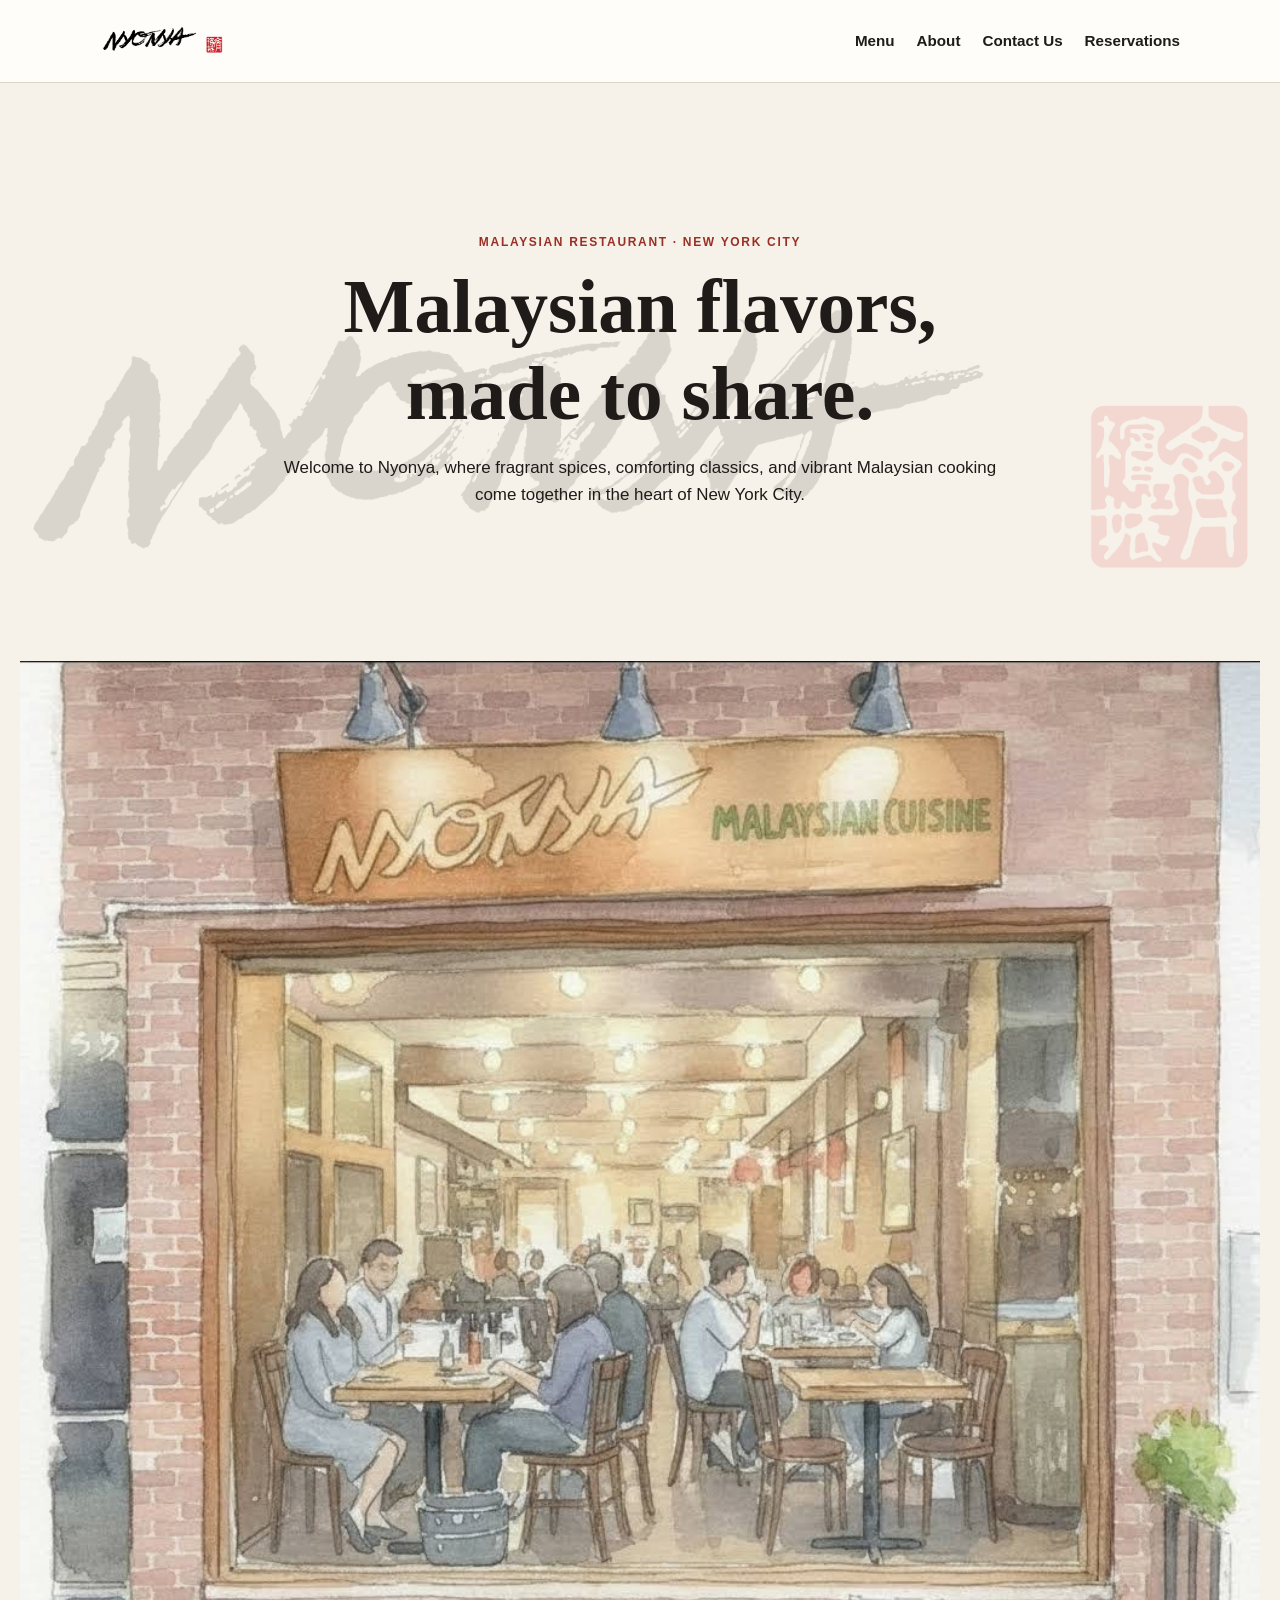
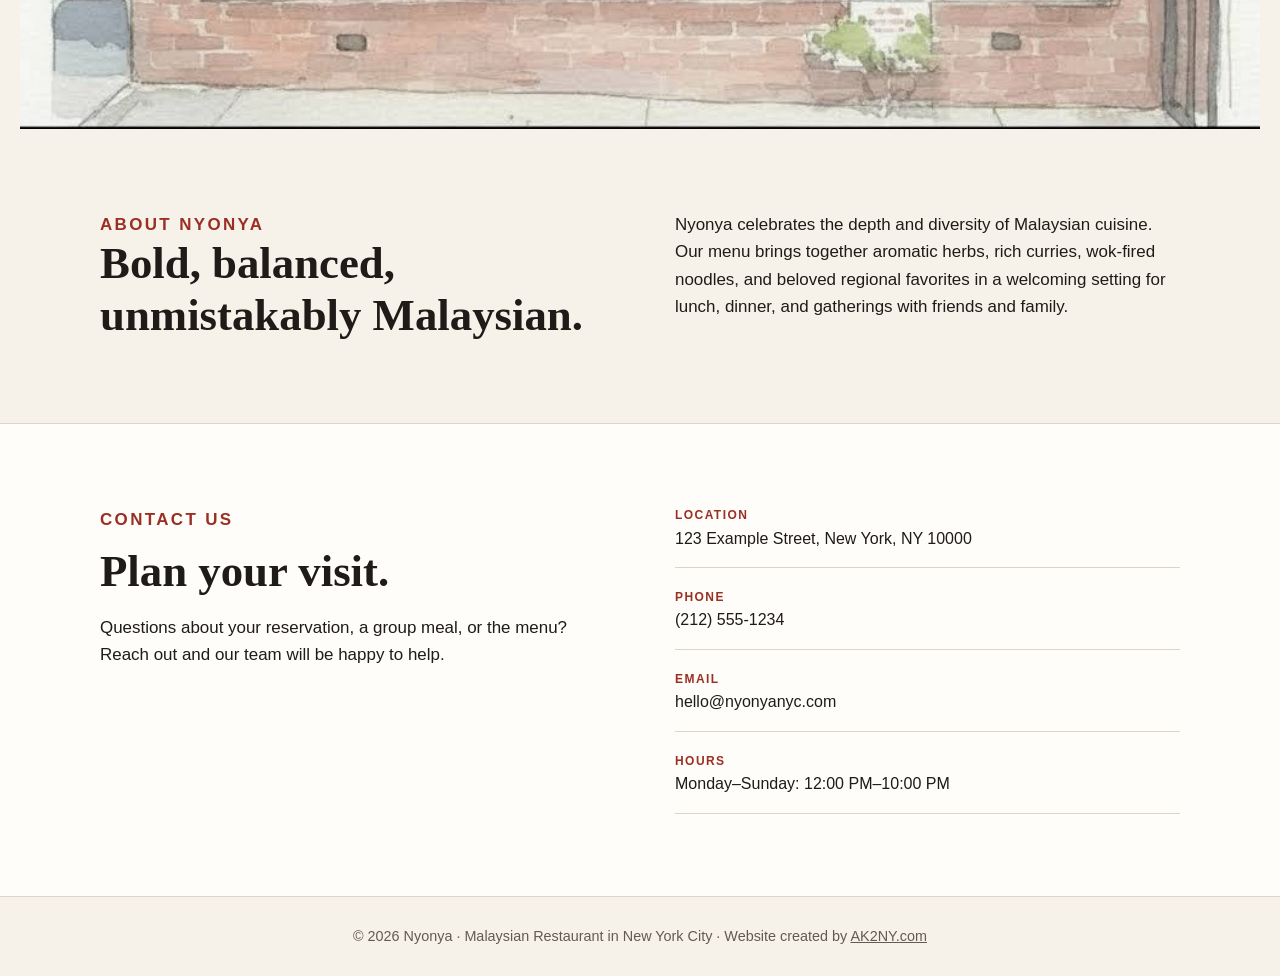
<file: Webpage/index.html>
<!DOCTYPE html>
<html lang="en">
<head>
  <meta charset="UTF-8" />
  <meta name="viewport" content="width=device-width, initial-scale=1.0" />
  <meta
    name="description"
    content="Nyonya brings vibrant Malaysian flavors to New York City."
  />
  <title>Nyonya | Malaysian Restaurant in NYC</title>
  <link rel="stylesheet" href="style.css" />
</head>

<body>
  <header>
    <div class="wrap nav">
      <a class="logo" href="#top" aria-label="Nyonya home">
        <img src="../Assets/Nyonya Logo Alpha.png" alt="" />
      </a>

      <nav aria-label="Main navigation">
        <a href="menu.html">Menu</a>
        <a href="#about">About</a>
        <a href="#contact">Contact Us</a>
        <a href="#reservations">Reservations</a>
      </nav>
    </div>
  </header>

  <main id="top">
    <section class="wrap intro">
      <p class="eyebrow">Malaysian Restaurant · New York City</p>
      <h1>Malaysian flavors, made to share.</h1>
      <p>
        Welcome to Nyonya, where fragrant spices, comforting classics, and vibrant
        Malaysian cooking come together in the heart of New York City.
      </p>
    </section>

    <div class="hero-image">
      <img
        src="../Assets/Nyonya Waterpaint.jpg"
        alt="Watercolor artwork representing Nyonya Malaysian cuisine"
      />
    </div>

    <section id="about" class="wrap about">
      <div>
        <p class="eyebrow">About Nyonya</p>
        <h2>Bold, balanced, unmistakably Malaysian.</h2>
      </div>

      <p>
        Nyonya celebrates the depth and diversity of Malaysian cuisine. Our menu
        brings together aromatic herbs, rich curries, wok-fired noodles, and beloved
        regional favorites in a welcoming setting for lunch, dinner, and gatherings
        with friends and family.
      </p>
    </section>

    <section id="contact" class="contact">
      <div class="wrap contact-grid">
        <div class="contact-copy">
          <p class="eyebrow">Contact Us</p>
          <h2>Plan your visit.</h2>
          <p>
            Questions about your reservation, a group meal, or the menu? Reach out
            and our team will be happy to help.
          </p>
        </div>

        <div class="business-info">
          <!-- Replace these placeholders before publishing. -->
          <div>
            <strong>Location</strong>
            <span>123 Example Street, New York, NY 10000</span>
          </div>

          <div>
            <strong>Phone</strong>
            <a href="tel:+12125551234">(212) 555-1234</a>
          </div>

          <div>
            <strong>Email</strong>
            <a href="mailto:hello@nyonyanyc.com">hello@nyonyanyc.com</a>
          </div>

          <div>
            <strong>Hours</strong>
            <span>Monday–Sunday: 12:00 PM–10:00 PM</span>
          </div>
        </div>
      </div>
    </section>
    
    <!-- Formspree form for reservation requests  
    <section id="reservations" class="wrap reservation">
      <div class="reservation-box">
        <p class="eyebrow">Reservations</p>
        <h2>Reserve a table.</h2>
        <p>
          Send us your reservation request and we will confirm availability as soon
          as possible.
        </p>

        
        <form
          id="contact-form"
          action="https://formspree.io/f/mlgyplvv"
          method="POST"
        >
          <input
            type="hidden"
            name="_subject"
            value="New Nyonya Reservation Request"
          />

          <input
            type="hidden"
            name="_next"
            value="thank-you.html"
          />

          <label>
            Name
            <input
              type="text"
              name="name"
              autocomplete="name"
              required
            />
          </label>

          <label>
            Email
            <input
              type="email"
              name="email"
              autocomplete="email"
              placeholder="name@example.com"
              required
            />
          </label>

          <label>
            Date
            <input
              type="date"
              name="date"
              required
            />
          </label>

          <label>
            Time
            <input
              type="time"
              name="time"
              required
            />
          </label>

          <label>
            Party Size
            <select name="party-size" required>
              <option value="" selected disabled>Select guests</option>
              <option value="1">1 guest</option>
              <option value="2">2 guests</option>
              <option value="3">3 guests</option>
              <option value="4">4 guests</option>
              <option value="5">5 guests</option>
              <option value="6+">6+ guests</option>
            </select>
          </label>

          <label>
            Phone
            <input
              type="tel"
              name="phone"
              autocomplete="tel"
              inputmode="tel"
              placeholder="Phone Number (e.g., (212) 555-1234)"
              pattern="[0-9()+ -]{7,20}"
              title="Enter a valid phone number, such as (212) 555-1234."
              required
            />
          </label>

          <label class="full">
            Notes or special requests
            <textarea
              name="notes"
              placeholder="Dietary needs, celebration details, or other requests"
            ></textarea>
          </label>

          <div class="full">
            <button type="submit">Request Reservation</button>
          </div>
        </form>
        -->
      </div>
    </section>
  </main>

  <footer>
  <div class="wrap">
    © 2026 Nyonya · Malaysian Restaurant in New York City
    <span class="footer-credit">
      · Website created by
      <a
        href="https://ak2ny.com"
        target="_blank"
        rel="noopener noreferrer"
      >
        AK2NY.com
      </a>
    </span>
  </div>
</footer>
</body>
</html>
</file>
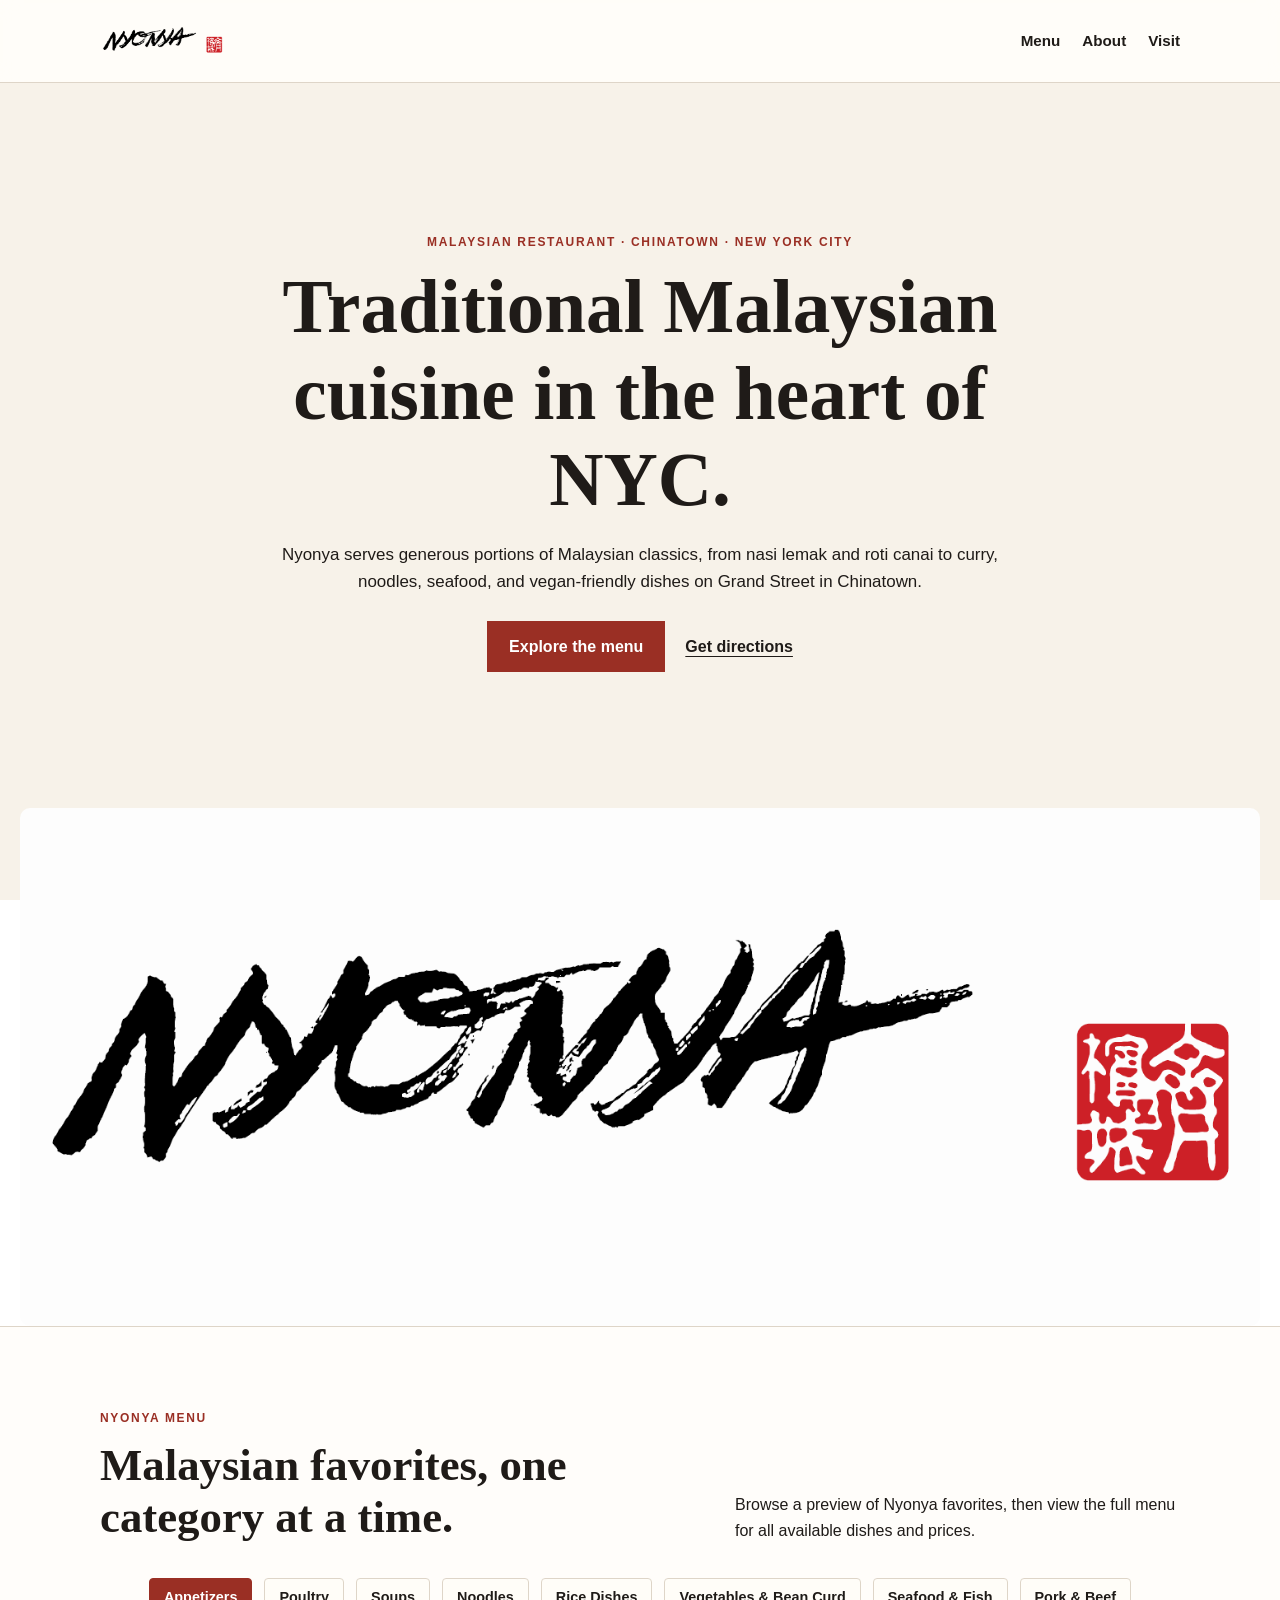
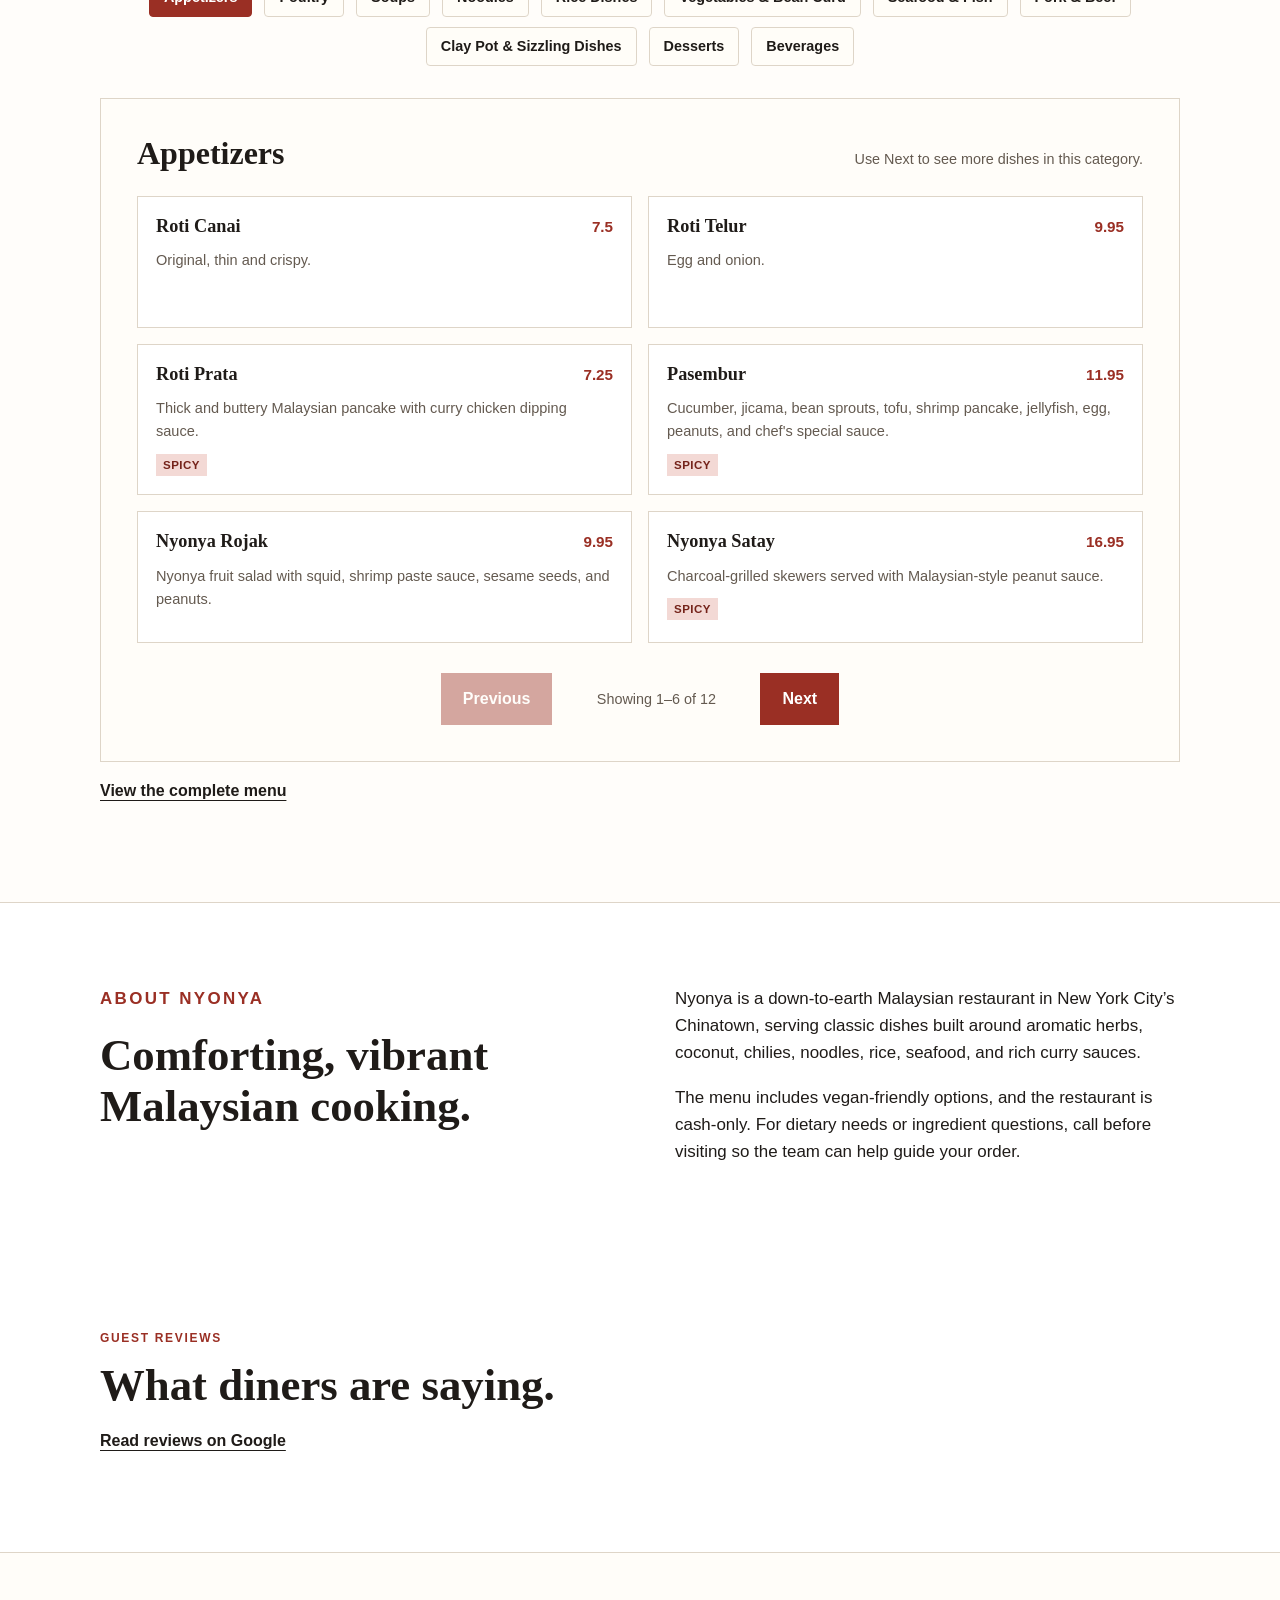
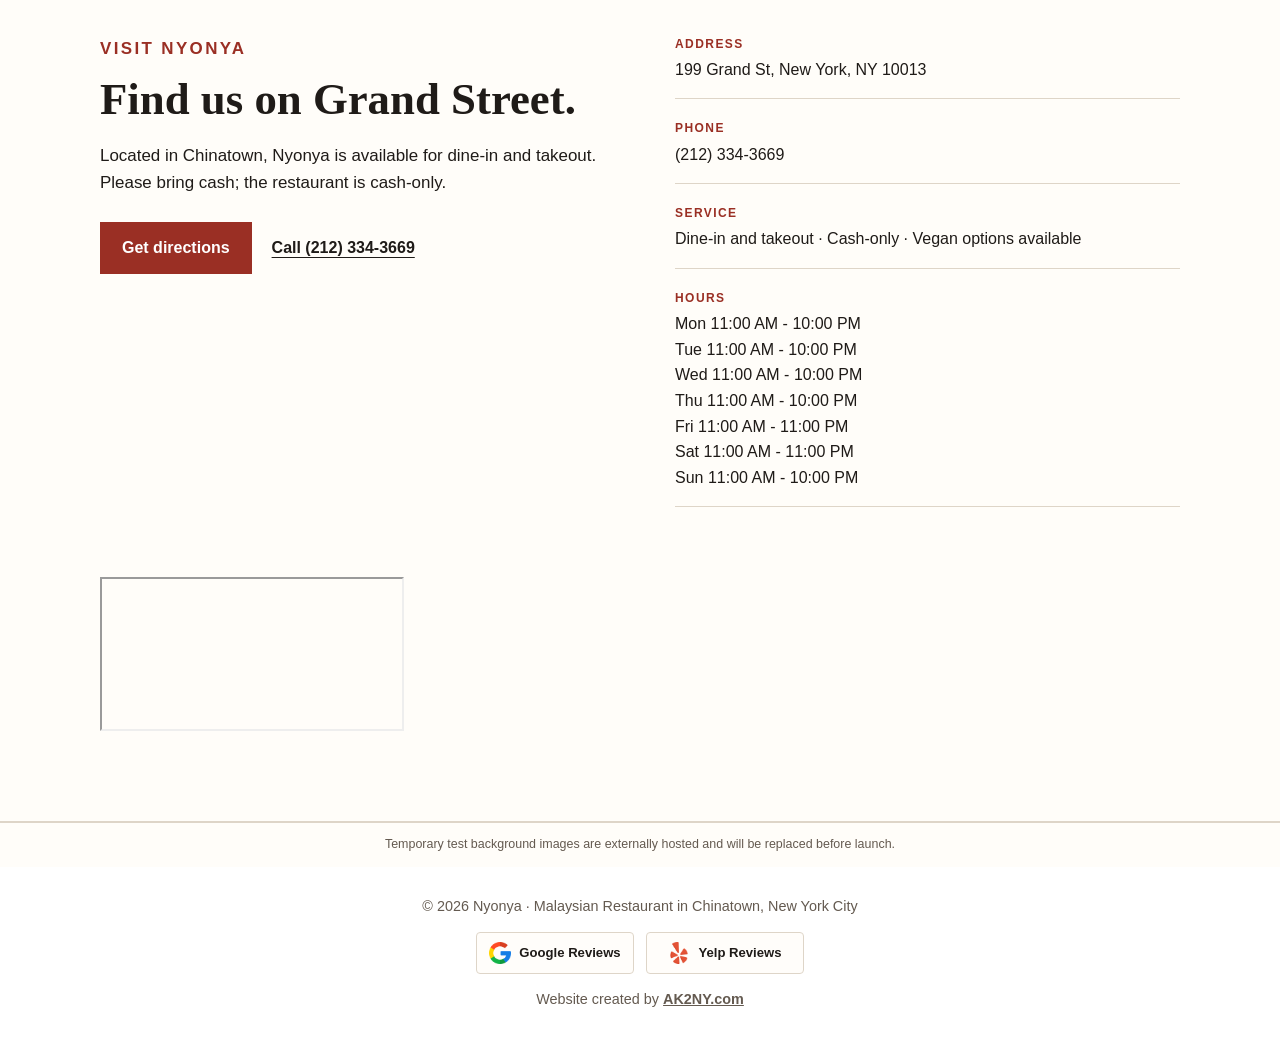
<file: Website/index.html>
<!DOCTYPE html>
<html lang="en">
<head>
  <meta charset="UTF-8" />
  <meta name="viewport" content="width=device-width, initial-scale=1.0" />

  <meta
    name="description"
    content="Nyonya is a cash-only Malaysian restaurant in Chinatown, New York City, serving traditional Malaysian cuisine, vegan options, takeout, and ample portions."
  />
  <meta name="robots" content="index, follow" />
  <meta name="theme-color" content="#9a2f24" />

  <link rel="canonical" href="https://www.nyonyanyc.com/" />

  <meta property="og:type" content="restaurant.restaurant" />
  <meta
    property="og:title"
    content="Nyonya | Malaysian Restaurant in Chinatown, NYC"
  />
  <meta
    property="og:description"
    content="Traditional Malaysian cuisine, generous portions, vegan options, and takeout at 199 Grand St in New York City."
  />
  <meta property="og:url" content="https://www.nyonyanyc.com/" />
  <meta
    property="og:image"
    content="https://www.nyonyanyc.com/Assets/Nyonya%20Logo%20Alpha.png"
  />
  <meta name="twitter:card" content="summary_large_image" />

  <title>Nyonya | Malaysian Restaurant in Chinatown, NYC</title>

  <link rel="stylesheet" href="style.css" />

  <script src="menu-data.js" defer></script>
  <script src="script.js" defer></script>

  <script type="application/ld+json">
    {
      "@context": "https://schema.org",
      "@type": "Restaurant",
      "name": "Nyonya",
      "description": "Down-to-earth restaurant serving ample portions of traditional Malaysian cuisine.",
      "servesCuisine": "Malaysian",
      "priceRange": "$$",
      "telephone": "+1-212-334-3669",
      "address": {
        "@type": "PostalAddress",
        "streetAddress": "199 Grand St",
        "addressLocality": "New York",
        "addressRegion": "NY",
        "postalCode": "10013",
        "addressCountry": "US"
      },
      "currenciesAccepted": "USD",
      "paymentAccepted": "Cash",
      "hasMenu": "https://www.nyonyanyc.com/menu.html",
      "image": "https://www.nyonyanyc.com/Assets/Nyonya%20Logo%20Alpha.png",
      "sameAs": [
        "https://www.google.com/maps/search/?api=1&query=Nyonya%2C%20199%20Grand%20St%2C%20New%20York%2C%20NY%2010013",
        "https://www.yelp.com/biz/nyonya-new-york"
      ]
    }
  </script>
</head>

<body>
  <div class="cuisine-background" aria-hidden="true"></div>

  <header>
    <div class="wrap nav">
      <a class="logo" href="#top" aria-label="Nyonya home">
        <img
          src="../Assets/Nyonya Logo Alpha.png"
          alt="Nyonya Malaysian Restaurant"
        />
      </a>

      <nav aria-label="Main navigation">
        <a href="menu.html">Menu</a>
        <a href="#about">About</a>
        <a href="#visit">Visit</a>
      </nav>
    </div>
  </header>

  <main id="top">
    <section class="wrap intro" aria-labelledby="page-title">
      <p class="eyebrow">Malaysian Restaurant · Chinatown · New York City</p>

      <h1 id="page-title">
        Traditional Malaysian cuisine in the heart of NYC.
      </h1>

      <p>
        Nyonya serves generous portions of Malaysian classics, from nasi lemak
        and roti canai to curry, noodles, seafood, and vegan-friendly dishes
        on Grand Street in Chinatown.
      </p>

      <div class="intro-actions">
        <a class="button-link" href="menu.html">Explore the menu</a>

        <a
          class="text-link"
          href="https://www.google.com/maps/search/?api=1&query=Nyonya%2C%20199%20Grand%20St%2C%20New%20York%2C%20NY%2010013"
          target="_blank"
          rel="noopener noreferrer"
        >
          Get directions
        </a>
      </div>
    </section>

    <div class="hero-image">
      <img
        src="../Assets/Nyonya Logo Alpha.png"
        alt="Logo for Nyonya Malaysian Restaurant, Chinatown NYC"
      />
    </div>

    <section
      id="menu-preview"
      class="menu-section"
      aria-labelledby="menu-heading"
    >
      <div class="wrap">
        <div class="menu-heading">
          <div>
            <p class="eyebrow">Nyonya Menu</p>
            <h2 id="menu-heading">
              Malaysian favorites, one category at a time.
            </h2>
          </div>

          <p class="menu-intro">
            Browse a preview of Nyonya favorites, then view the full menu for
            all available dishes and prices.
          </p>
        </div>

        <div
          id="menu-tabs"
          class="menu-tabs"
          role="tablist"
          aria-label="Menu categories"
        ></div>

        <div
          id="menu-panel"
          class="menu-panel"
          role="tabpanel"
          aria-labelledby="tab-appetizers"
          tabindex="0"
        >
          <div class="menu-panel-topline">
            <h3 id="menu-category-title">Loading menu…</h3>

            <p id="menu-category-note">
              Please wait while the menu loads.
            </p>
          </div>

          <div id="menu-grid" class="menu-grid" aria-live="polite"></div>

          <div class="menu-controls">
            <button id="previous-menu" type="button" disabled>
              Previous
            </button>

            <p id="menu-page-status" aria-live="polite"></p>

            <button id="next-menu" type="button" disabled>
              Next
            </button>
          </div>
        </div>

        <p class="full-menu-link">
          <a class="text-link" href="menu.html">
            View the complete menu
          </a>
        </p>
      </div>
    </section>

    <section id="about" class="wrap about" aria-labelledby="about-heading">
      <div>
        <p class="eyebrow">About Nyonya</p>
        <h2 id="about-heading">Comforting, vibrant Malaysian cooking.</h2>
      </div>

      <div>
        <p>
          Nyonya is a down-to-earth Malaysian restaurant in New York City’s
          Chinatown, serving classic dishes built around aromatic herbs,
          coconut, chilies, noodles, rice, seafood, and rich curry sauces.
        </p>

        <p>
          The menu includes vegan-friendly options, and the restaurant is
          cash-only. For dietary needs or ingredient questions, call before
          visiting so the team can help guide your order.
        </p>
      </div>
    </section>

    <section
      id="reviews"
      class="reviews-section"
      aria-labelledby="reviews-heading"
    >
      <div class="wrap">
        <p class="eyebrow">Guest Reviews</p>
        <h2 id="reviews-heading">What diners are saying.</h2>

        <p class="reviews-link">
          <a
            class="text-link"
            href="https://www.google.com/maps/search/?api=1&query=Nyonya%2C%20199%20Grand%20St%2C%20New%20York%2C%20NY%2010013"
            target="_blank"
            rel="noopener noreferrer"
          >
            Read reviews on Google
          </a>
        </p>
      </div>
    </section>

    <section id="visit" class="visit-section" aria-labelledby="visit-heading">
      <div class="wrap visit-grid">
        <div class="visit-copy">
          <p class="eyebrow">Visit Nyonya</p>
          <h2 id="visit-heading">Find us on Grand Street.</h2>

          <p>
            Located in Chinatown, Nyonya is available for dine-in and takeout.
            Please bring cash; the restaurant is cash-only.
          </p>

          <div class="visit-actions">
            <a
              class="button-link"
              href="https://www.google.com/maps/search/?api=1&query=Nyonya%2C%20199%20Grand%20St%2C%20New%20York%2C%20NY%2010013"
              target="_blank"
              rel="noopener noreferrer"
            >
              Get directions
            </a>

            <a class="text-link" href="tel:+12123343669">
              Call (212) 334-3669
            </a>
          </div>
        </div>

        <div class="business-info">
          <div>
            <strong>Address</strong>
            <address>199 Grand St, New York, NY 10013</address>
          </div>

          <div>
            <strong>Phone</strong>
            <a href="tel:+12123343669">(212) 334-3669</a>
          </div>

          <div>
            <strong>Service</strong>
            <span>
              Dine-in and takeout · Cash-only · Vegan options available
            </span>
          </div>

          <div>
            <strong>Hours</strong>
            <span>
              Mon 11:00 AM - 10:00 PM <br> Tue 11:00 AM - 10:00 PM <br> Wed 11:00 AM - 10:00 PM <br> Thu 11:00 AM - 10:00 PM <br> Fri 11:00 AM - 11:00 PM <br> Sat 11:00 AM - 11:00 PM <br>  Sun 11:00 AM - 10:00 PM
            </span>
          </div>
        </div>

        <div class="map-embed">
          <iframe
            src="https://www.google.com/maps/embed?pb=!1m18!1m12!1m3!1d3023.9527442546637!2d-73.99949302331!3d40.719056771392665!2m3!1f0!2f0!3f0!3m2!1i1024!2i768!4f13.1!3m3!1m2!1s0x89c25988489152d1%3A0x6ab371f7ee872274!2sNyonya!5e0!3m2!1sen!2sus!4v1787349106007!5m2!1sen!2sus"
            title="Google Map showing Nyonya, 199 Grand Street, New York, NY"
            loading="lazy"
            referrerpolicy="strict-origin-when-cross-origin"
            allowfullscreen>
          </iframe>
        </div>
      </div>
    </section>

    <section class="photo-credit" aria-label="Temporary photo credit">
      <div class="wrap">
        Temporary test background images are externally hosted and will be
        replaced before launch.
      </div>
    </section>
  </main>

  <footer>
    <div class="wrap footer-content">
      <p class="footer-copy">
        © 2026 Nyonya · Malaysian Restaurant in Chinatown, New York City
      </p>

      <div class="footer-review-images" aria-label="Review links">
        <a
          href="https://www.google.com/maps/search/?api=1&query=Nyonya%2C%20199%20Grand%20St%2C%20New%20York%2C%20NY%2010013"
          target="_blank"
          rel="noopener noreferrer"
          aria-label="Read Nyonya reviews on Google"
        >
          <img src="../Assets/google.png" alt="" />
          <span>Google Reviews</span>
        </a>

        <a
          href="https://www.yelp.com/biz/nyonya-new-york"
          target="_blank"
          rel="noopener noreferrer"
          aria-label="Read Nyonya reviews on Yelp"
        >
          <img src="../Assets/Yelp.png" alt="" />
          <span>Yelp Reviews</span>
        </a>
      </div>

      <p class="footer-credit">
        Website created by
        <a
          href="https://ak2ny.com"
          target="_blank"
          rel="noopener noreferrer"
        >
          AK2NY.com
        </a>
      </p>
    </div>
  </footer>
</body>
</html>
</file>
<file: Webpage/style.css>
:root {
  --ink: #1f1b18;
  --cream: #f7f2e9;
  --paper: #fffdf9;
  --accent: #9a2f24;
  --accent-dark: #742219;
  --line: #ded5c8;
}

* {
  box-sizing: border-box;
}

html {
  scroll-behavior: smooth;
}

body {
  position: relative;
  isolation: isolate;
  margin: 0;
  color: var(--ink);
  background: var(--cream);
  font-family: Arial, Helvetica, sans-serif;
  line-height: 1.6;
}

/* Centered, subtle Nyonya logo watermark */
body::before {
  content: "";
  position: fixed;
  inset: 0;
  z-index: -1;
  background: url("../Assets/Nyonya Logo Alpha.png") center / contain no-repeat;
  opacity: 0.12;
  pointer-events: none;
}

a {
  color: inherit;
}

.wrap {
  width: min(1080px, calc(100% - 40px));
  margin: 0 auto;
}

header {
  position: sticky;
  top: 0;
  z-index: 10;
  background: var(--paper);
  border-bottom: 1px solid var(--line);
}

.nav {
  display: flex;
  align-items: center;
  justify-content: space-between;
  gap: 24px;
  min-height: 82px;
}

.logo {
  display: flex;
  align-items: center;
  text-decoration: none;
}

.logo img {
  display: block;
  width: 144px;
  height: 52px;
  object-fit: contain;
  object-position: left center;
}

nav {
  display: flex;
  gap: 22px;
  font-size: 0.95rem;
}

nav a {
  font-weight: 700;
  text-decoration: none;
}

nav a:hover,
nav a:focus-visible {
  color: var(--accent);
}

main {
  padding: 68px 0 0;
}

.intro {
  max-width: 720px;
  margin: 0 auto 54px;
  text-align: center;
}

.eyebrow {
  margin: 0 0 12px;
  color: var(--accent);
  font-size: 0.75rem;
  font-weight: 700;
  letter-spacing: 0.14em;
  text-transform: uppercase;
}

h1,
h2 {
  margin: 0;
  font-family: Georgia, "Times New Roman", serif;
  line-height: 1.15;
}

h1 {
  font-size: clamp(2.4rem, 6vw, 4.7rem);
}

h2 {
  font-size: clamp(1.8rem, 4vw, 2.8rem);
}

.intro p:last-child,
.about p,
.contact-copy p {
  font-size: 1.06rem;
}

/* Full hero image, responsive, with no cropping */
.hero-image {
  width: min(1280px, calc(100% - 40px));
  margin: 0 auto;
  background: #c7a889;
}

.hero-image img {
  display: block;
  width: 100%;
  height: auto;
}

section {
  padding: 82px 0;
}

.about {
  display: grid;
  grid-template-columns: 1fr 1fr;
  gap: 70px;
  align-items: start;
}

.about p {
  margin: 0;
}

.contact {
  background: var(--paper);
  border-top: 1px solid var(--line);
  border-bottom: 1px solid var(--line);
}

.contact-grid {
  display: grid;
  grid-template-columns: 1fr 1fr;
  gap: 70px;
}

.business-info {
  display: grid;
  gap: 20px;
}

.business-info div {
  padding-bottom: 16px;
  border-bottom: 1px solid var(--line);
}

.business-info strong {
  display: block;
  color: var(--accent);
  font-size: 0.75rem;
  letter-spacing: 0.12em;
  text-transform: uppercase;
}

.business-info a {
  text-decoration: none;
}

.business-info a:hover,
.business-info a:focus-visible {
  text-decoration: underline;
}

.reservation {
  padding-bottom: 92px;
}

.reservation-box {
  max-width: 780px;
  margin: 0 auto;
  padding: clamp(28px, 5vw, 54px);
  background: var(--paper);
  border: 1px solid var(--line);
}

.reservation-box > p {
  margin: 16px 0 30px;
}

form {
  display: grid;
  grid-template-columns: repeat(2, 1fr);
  gap: 16px;
}

label {
  display: grid;
  gap: 7px;
  font-size: 0.88rem;
  font-weight: 700;
}

input,
select,
textarea {
  width: 100%;
  padding: 12px;
  color: var(--ink);
  background: #fff;
  border: 1px solid #bfb4a5;
  border-radius: 0;
  font: inherit;
}

textarea {
  min-height: 110px;
  resize: vertical;
}

.full {
  grid-column: 1 / -1;
}

button {
  width: fit-content;
  padding: 13px 22px;
  color: #fff;
  background: var(--accent);
  border: 0;
  cursor: pointer;
  font: inherit;
  font-weight: 700;
}

button:hover,
button:focus-visible {
  background: var(--accent-dark);
}

footer {
  padding: 28px 0;
  color: #645a50;
  font-size: 0.9rem;
  text-align: center;
}

@media (max-width: 700px) {
  .nav {
    flex-direction: column;
    justify-content: center;
    gap: 10px;
    min-height: 70px;
    padding: 12px 0;
  }

  .logo img {
    width: 118px;
    height: 44px;
  }

  nav {
    flex-wrap: wrap;
    justify-content: center;
    gap: 8px 14px;
    font-size: 0.85rem;
  }

  main {
    padding-top: 48px;
  }

  .about,
  .contact-grid,
  form {
    grid-template-columns: 1fr;
    gap: 28px;
  }

  section {
    padding: 58px 0;
  }
}
</file>
<file: Website/style.css>
:root {
  --ink: #1f1b18;
  --cream: #f7f2e9;
  --paper: #fffdf9;
  --accent: #9a2f24;
  --accent-dark: #742219;
  --line: #ded5c8;
  --muted: #645a50;
}

* {
  box-sizing: border-box;
}

html {
  scroll-behavior: smooth;
}

body {
  position: relative;
  isolation: isolate;
  margin: 0;
  color: var(--ink);
  background: transparent;
  font-family: Arial, Helvetica, sans-serif;
  line-height: 1.6;
}

.cuisine-background {
  position: fixed;
  inset: 0;
  z-index: -2;
  background-color: var(--cream);
  background-image:
    linear-gradient(rgba(247, 242, 233, 0.72), rgba(247, 242, 233, 0.72)),
    url("https://images.unsplash.com/photo-1559314809-0d155014e29e?auto=format&fit=crop&w=1920&q=80");
  background-position: center;
  background-size: cover;
  background-repeat: no-repeat;
  transition: background-image 0.8s ease-in-out;
}

a {
  color: inherit;
}

button,
a {
  -webkit-tap-highlight-color: transparent;
}

.wrap {
  width: min(1080px, calc(100% - 40px));
  margin: 0 auto;
}

header {
  position: sticky;
  top: 0;
  z-index: 10;
  background: rgba(255, 253, 249, 0.96);
  border-bottom: 1px solid var(--line);
  backdrop-filter: blur(10px);
}

.nav {
  display: flex;
  align-items: center;
  justify-content: space-between;
  gap: 24px;
  min-height: 82px;
}

.logo {
  display: flex;
  align-items: center;
  text-decoration: none;
}

.logo img {
  display: block;
  width: 144px;
  height: 52px;
  object-fit: contain;
  object-position: left center;
}

nav {
  display: flex;
  gap: 22px;
  font-size: 0.95rem;
}

nav a {
  font-weight: 700;
  text-decoration: none;
}

nav a:hover,
nav a:focus-visible,
.text-link:hover,
.text-link:focus-visible {
  color: var(--accent);
}

main {
  padding: 68px 0 0;
}

.intro {
  max-width: 780px;
  margin: 0 auto 54px;
  text-align: center;
}

.eyebrow {
  margin: 0 0 12px;
  color: var(--accent);
  font-size: 0.75rem;
  font-weight: 700;
  letter-spacing: 0.14em;
  text-transform: uppercase;
}

h1,
h2,
h3 {
  margin: 0;
  font-family: Georgia, "Times New Roman", serif;
  line-height: 1.15;
}

h1 {
  font-size: clamp(2.4rem, 6vw, 4.7rem);
}

h2 {
  font-size: clamp(1.8rem, 4vw, 2.8rem);
}

.intro p:last-of-type,
.about p,
.visit-copy p {
  font-size: 1.06rem;
}

.intro-actions,
.visit-actions {
  display: flex;
  align-items: center;
  justify-content: center;
  gap: 20px;
  margin-top: 26px;
}

.button-link,
.menu-controls button {
  display: inline-block;
  width: fit-content;
  padding: 13px 22px;
  color: #fff;
  background: var(--accent);
  border: 0;
  cursor: pointer;
  font: inherit;
  font-weight: 700;
  text-decoration: none;
}

.button-link:hover,
.button-link:focus-visible,
.menu-controls button:hover,
.menu-controls button:focus-visible {
  background: var(--accent-dark);
}

.text-link {
  font-weight: 700;
  text-decoration: underline;
  text-underline-offset: 4px;
}

.hero-image {
  width: min(1280px, calc(100% - 40px));
  margin: 0 auto;
  background: #fdfdfd;
  border-radius: 10px;
}

.hero-image img {
  display: block;
  width: 100%;
  height: auto;
}

section {
  padding: 82px 0;
}

.menu-section {
  background: rgba(255, 253, 249, 0.8);
  border-top: 1px solid var(--line);
  border-bottom: 1px solid var(--line);
}

.menu-heading {
  display: flex;
  align-items: end;
  justify-content: space-between;
  gap: 32px;
  margin-bottom: 34px;
}

.menu-intro {
  max-width: 445px;
  margin: 0;
}

.menu-tabs {
  display: flex;
  flex-wrap: wrap;
  justify-content: center;
  gap: 10px 12px;
  margin-bottom: 28px;
  padding-bottom: 4px;
  overflow: visible;
}

.menu-tab {
  flex: 0 0 auto;
  padding: 10px 14px;
  color: var(--ink);
  background: rgba(255, 253, 249, 0.9);
  border: 1px solid var(--line);
  border-radius: 4px;
  cursor: pointer;
  font: inherit;
  font-size: 0.9rem;
  font-weight: 700;
  line-height: 1.2;
  white-space: nowrap;
}

.menu-tab:hover,
.menu-tab:focus-visible,
.menu-tab.is-active {
  color: #fff;
  background: var(--accent);
  border-color: var(--accent);
}

.menu-panel {
  padding: clamp(20px, 4vw, 36px);
  background: rgba(255, 253, 249, 0.94);
  border: 1px solid var(--line);
}

.menu-panel-topline {
  display: flex;
  align-items: baseline;
  justify-content: space-between;
  gap: 20px;
  margin-bottom: 24px;
}

.menu-panel-topline h3 {
  font-size: clamp(1.5rem, 3vw, 2rem);
}

.menu-panel-topline p {
  margin: 0;
  color: var(--muted);
  font-size: 0.9rem;
  text-align: right;
}

.menu-grid {
  display: grid;
  grid-template-columns: repeat(2, minmax(0, 1fr));
  gap: 16px;
}

.menu-item {
  min-height: 132px;
  padding: 18px;
  background: rgba(255, 255, 255, 0.96);
  border: 1px solid var(--line);
}

.menu-item-topline {
  display: flex;
  align-items: start;
  justify-content: space-between;
  gap: 16px;
}

.menu-item h4 {
  margin: 0;
  font-family: Georgia, "Times New Roman", serif;
  font-size: 1.14rem;
  line-height: 1.25;
}

.menu-item .price {
  flex: 0 0 auto;
  color: var(--accent);
  font-size: 0.95rem;
  font-weight: 700;
  white-space: nowrap;
}

.menu-item p {
  margin: 10px 0 0;
  color: var(--muted);
  font-size: 0.91rem;
}

.menu-item .spicy-tag {
  display: inline-block;
  margin-top: 10px;
  padding: 2px 7px;
  color: var(--accent-dark);
  background: #f3d9d5;
  font-size: 0.72rem;
  font-weight: 700;
  letter-spacing: 0.04em;
  text-transform: uppercase;
}

.menu-controls {
  display: flex;
  align-items: center;
  justify-content: center;
  gap: 18px;
  margin-top: 30px;
}

.menu-controls p {
  min-width: 172px;
  margin: 0;
  color: var(--muted);
  font-size: 0.9rem;
  text-align: center;
}

.menu-controls button:disabled {
  cursor: not-allowed;
  opacity: 0.42;
}

.menu-load-error {
  margin: 0;
  padding: 14px;
  color: var(--accent-dark);
  background: #f3d9d5;
  border: 1px solid #dfb6b0;
  text-align: center;
}

.about {
  display: grid;
  grid-template-columns: 1fr 1fr;
  gap: 70px;
  align-items: start;
}

.about p {
  margin: 0 0 18px;
}

.about p:last-child {
  margin-bottom: 0;
}

.visit-section {
  background: rgba(255, 253, 249, 0.88);
  border-top: 1px solid var(--line);
  border-bottom: 1px solid var(--line);
}

.visit-grid {
  display: grid;
  grid-template-columns: 1fr 1fr;
  gap: 70px;
}

.visit-copy p {
  max-width: 540px;
}

.visit-actions {
  justify-content: flex-start;
}

.business-info {
  display: grid;
  gap: 20px;
}

.business-info div {
  padding-bottom: 16px;
  border-bottom: 1px solid var(--line);
}

.business-info strong {
  display: block;
  margin-bottom: 3px;
  color: var(--accent);
  font-size: 0.75rem;
  letter-spacing: 0.12em;
  text-transform: uppercase;
}

.business-info address {
  font-style: normal;
}

.business-info a {
  text-decoration: none;
}

.business-info a:hover,
.business-info a:focus-visible {
  text-decoration: underline;
}

.photo-credit {
  padding: 12px 0;
  color: var(--muted);
  background: rgba(255, 253, 249, 0.88);
  border-top: 1px solid var(--line);
  font-size: 0.78rem;
  text-align: center;
}

footer {
  padding: 28px 0;
  color: var(--muted);
  font-size: 0.9rem;
  text-align: center;
}

.footer-credit a {
  font-weight: 700;
}

.footer-content {
  display: flex;
  align-items: center;
  justify-content: center;
  flex-wrap: wrap;
  gap: 14px 22px;
}

.footer-copy,
.footer-credit {
  margin: 0;
}

.footer-review-images {
  display: flex;
  align-items: center;
  justify-content: center;
  flex-wrap: wrap;
  gap: 12px;
  width: 100%;
}

.footer-review-images a {
  display: inline-flex;
  align-items: center;
  justify-content: center;
  gap: 8px;
  min-width: 158px;
  min-height: 42px;
  padding: 8px 12px;
  color: var(--ink);
  background: rgba(255, 253, 249, 0.78);
  border: 1px solid var(--line);
  border-radius: 4px;
  font-size: 0.82rem;
  font-weight: 700;
  line-height: 1.2;
  text-decoration: none;
  transition: transform 0.2s ease, background 0.2s ease, color 0.2s ease;
}

.footer-review-images a:hover,
.footer-review-images a:focus-visible {
  color: #fff;
  background: var(--accent);
  border-color: var(--accent);
  transform: translateY(-2px);
}

.footer-review-images img {
  display: block;
  width: 22px;
  height: 22px;
  flex: 0 0 22px;
  object-fit: contain;
}

.footer-review-images span {
  white-space: nowrap;
}

@media (max-width: 700px) {
  .nav {
    flex-direction: column;
    justify-content: center;
    gap: 10px;
    min-height: 70px;
    padding: 12px 0;
  }

  .logo img {
    width: 118px;
    height: 44px;
  }

  nav {
    flex-wrap: wrap;
    justify-content: center;
    gap: 8px 14px;
    font-size: 0.85rem;
  }

  main {
    padding-top: 48px;
  }

  .intro-actions,
  .visit-actions,
  .menu-controls,
  .menu-panel-topline {
    align-items: stretch;
    flex-direction: column;
    text-align: center;
  }

  .intro-actions .button-link,
  .visit-actions .button-link,
  .menu-controls button {
    width: 100%;
    text-align: center;
  }

  .menu-heading {
    display: block;
    text-align: center;
  }

  .menu-intro {
    margin: 20px auto 0;
  }

  .menu-panel-topline p {
    text-align: center;
  }

  .menu-grid,
  .about,
  .visit-grid {
    grid-template-columns: 1fr;
    gap: 28px;
  }

  section {
    padding: 58px 0;
  }

  .footer-content {
    flex-direction: column;
  }

  .footer-review-images a {
    min-width: 150px;
  }
}

@media (prefers-reduced-motion: reduce) {
  html {
    scroll-behavior: auto;
  }

  .cuisine-background,
  .footer-review-images a {
    transition: none;
  }
}
</file>
